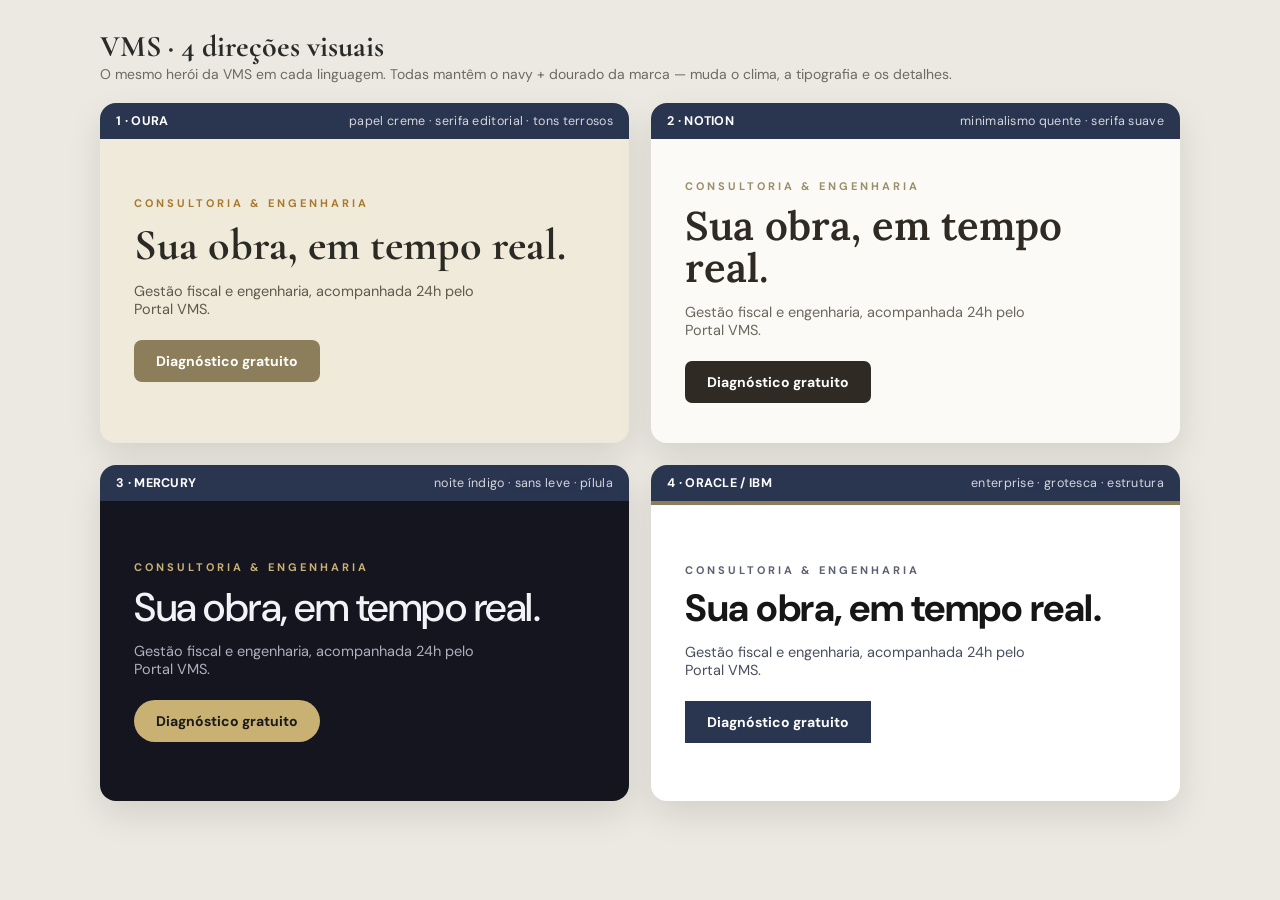
<file: comparar-estilos.html>
<!DOCTYPE html>
<html lang="pt-BR">
<head>
<meta charset="UTF-8"><meta name="viewport" content="width=device-width, initial-scale=1.0">
<title>VMS · Comparar direções visuais</title>
<link href="https://fonts.googleapis.com/css2?family=Cormorant+Garamond:wght@500;600;700&family=DM+Sans:wght@400;500;700&family=Lora:wght@500;600&display=swap" rel="stylesheet">
<style>
  *{box-sizing:border-box;margin:0;padding:0}
  body{font-family:'DM Sans',Arial,sans-serif;background:#ECE9E2;color:#2A2A26;padding:28px}
  .pg-h{max-width:1080px;margin:0 auto 20px}
  .pg-h h1{font-family:'Cormorant Garamond',Georgia,serif;font-size:30px;font-weight:700}
  .pg-h p{color:#6b6b63;font-size:14px}
  .grid{max-width:1080px;margin:0 auto;display:grid;grid-template-columns:1fr 1fr;gap:22px}
  .cell{border-radius:16px;overflow:hidden;box-shadow:0 14px 34px rgba(0,0,0,.1)}
  .lab{padding:10px 16px;font-size:12.5px;font-weight:700;letter-spacing:.3px;background:#2A3550;color:#fff;display:flex;justify-content:space-between;gap:10px}
  .lab span{font-weight:400;opacity:.8}
  .hero{padding:40px 34px;min-height:300px;display:flex;flex-direction:column;justify-content:center}
  .eb{font-size:11px;font-weight:700;letter-spacing:3px;text-transform:uppercase;margin-bottom:12px}
  .hero h2{line-height:1.05;margin-bottom:14px}
  .hero p{font-size:14.5px;margin-bottom:22px;max-width:380px}
  .b{display:inline-block;font-weight:700;font-size:14px;padding:12px 22px;width:fit-content}

  /* 1 OURA — papel creme, serifa editorial, tons terrosos */
  .oura{background:#F0EADB}
  .oura .eb{color:#A9792E}
  .oura h2{font-family:'Cormorant Garamond',Georgia,serif;font-weight:700;font-size:44px;color:#2B2A24}
  .oura p{color:#5E5A4E}
  .oura .b{background:#8C7E5A;color:#fff;border-radius:8px}

  /* 2 NOTION — minimalismo quente, serifa, superfícies suaves */
  .notion{background:#FBFAF7}
  .notion .eb{color:#9B8E6B}
  .notion h2{font-family:'Lora',Georgia,serif;font-weight:600;font-size:40px;color:#2F2B24}
  .notion p{color:#6B675C}
  .notion .b{background:#2F2B24;color:#fff;border-radius:7px}

  /* 3 MERCURY — noite índigo, sans leve, pílula */
  .mercury{background:#14151F}
  .mercury .eb{color:#C9B073}
  .mercury h2{font-family:'DM Sans',Arial,sans-serif;font-weight:500;font-size:40px;color:#F3F3F7;letter-spacing:-.5px}
  .mercury p{color:#AEB0BE}
  .mercury .b{background:#C9B073;color:#1a1a1a;border-radius:40px}

  /* 4 ORACLE/IBM — enterprise, grotesca, estrutura, ação carvão */
  .oracle{background:#fff;border-top:4px solid #8C7E5A}
  .oracle .eb{color:#5C6072}
  .oracle h2{font-family:'DM Sans',Arial,sans-serif;font-weight:700;font-size:38px;color:#161616;letter-spacing:-.5px}
  .oracle p{color:#4a4f60}
  .oracle .b{background:#2A3550;color:#fff;border-radius:0}
  @media(max-width:760px){.grid{grid-template-columns:1fr}}
</style>
</head>
<body>
  <div class="pg-h"><h1>VMS · 4 direções visuais</h1><p>O mesmo herói da VMS em cada linguagem. Todas mantêm o navy + dourado da marca — muda o clima, a tipografia e os detalhes.</p></div>
  <div class="grid">
    <div class="cell"><div class="lab">1 · OURA <span>papel creme · serifa editorial · tons terrosos</span></div>
      <div class="hero oura"><div class="eb">Consultoria &amp; Engenharia</div><h2>Sua obra, em tempo real.</h2><p>Gestão fiscal e engenharia, acompanhada 24h pelo Portal VMS.</p><a class="b">Diagnóstico gratuito</a></div></div>

    <div class="cell"><div class="lab">2 · NOTION <span>minimalismo quente · serifa suave</span></div>
      <div class="hero notion"><div class="eb">Consultoria &amp; Engenharia</div><h2>Sua obra, em tempo real.</h2><p>Gestão fiscal e engenharia, acompanhada 24h pelo Portal VMS.</p><a class="b">Diagnóstico gratuito</a></div></div>

    <div class="cell"><div class="lab">3 · MERCURY <span>noite índigo · sans leve · pílula</span></div>
      <div class="hero mercury"><div class="eb">Consultoria &amp; Engenharia</div><h2>Sua obra, em tempo real.</h2><p>Gestão fiscal e engenharia, acompanhada 24h pelo Portal VMS.</p><a class="b">Diagnóstico gratuito</a></div></div>

    <div class="cell"><div class="lab">4 · ORACLE / IBM <span>enterprise · grotesca · estrutura</span></div>
      <div class="hero oracle"><div class="eb">Consultoria &amp; Engenharia</div><h2>Sua obra, em tempo real.</h2><p>Gestão fiscal e engenharia, acompanhada 24h pelo Portal VMS.</p><a class="b">Diagnóstico gratuito</a></div></div>
  </div>
</body>
</html>
</file>
